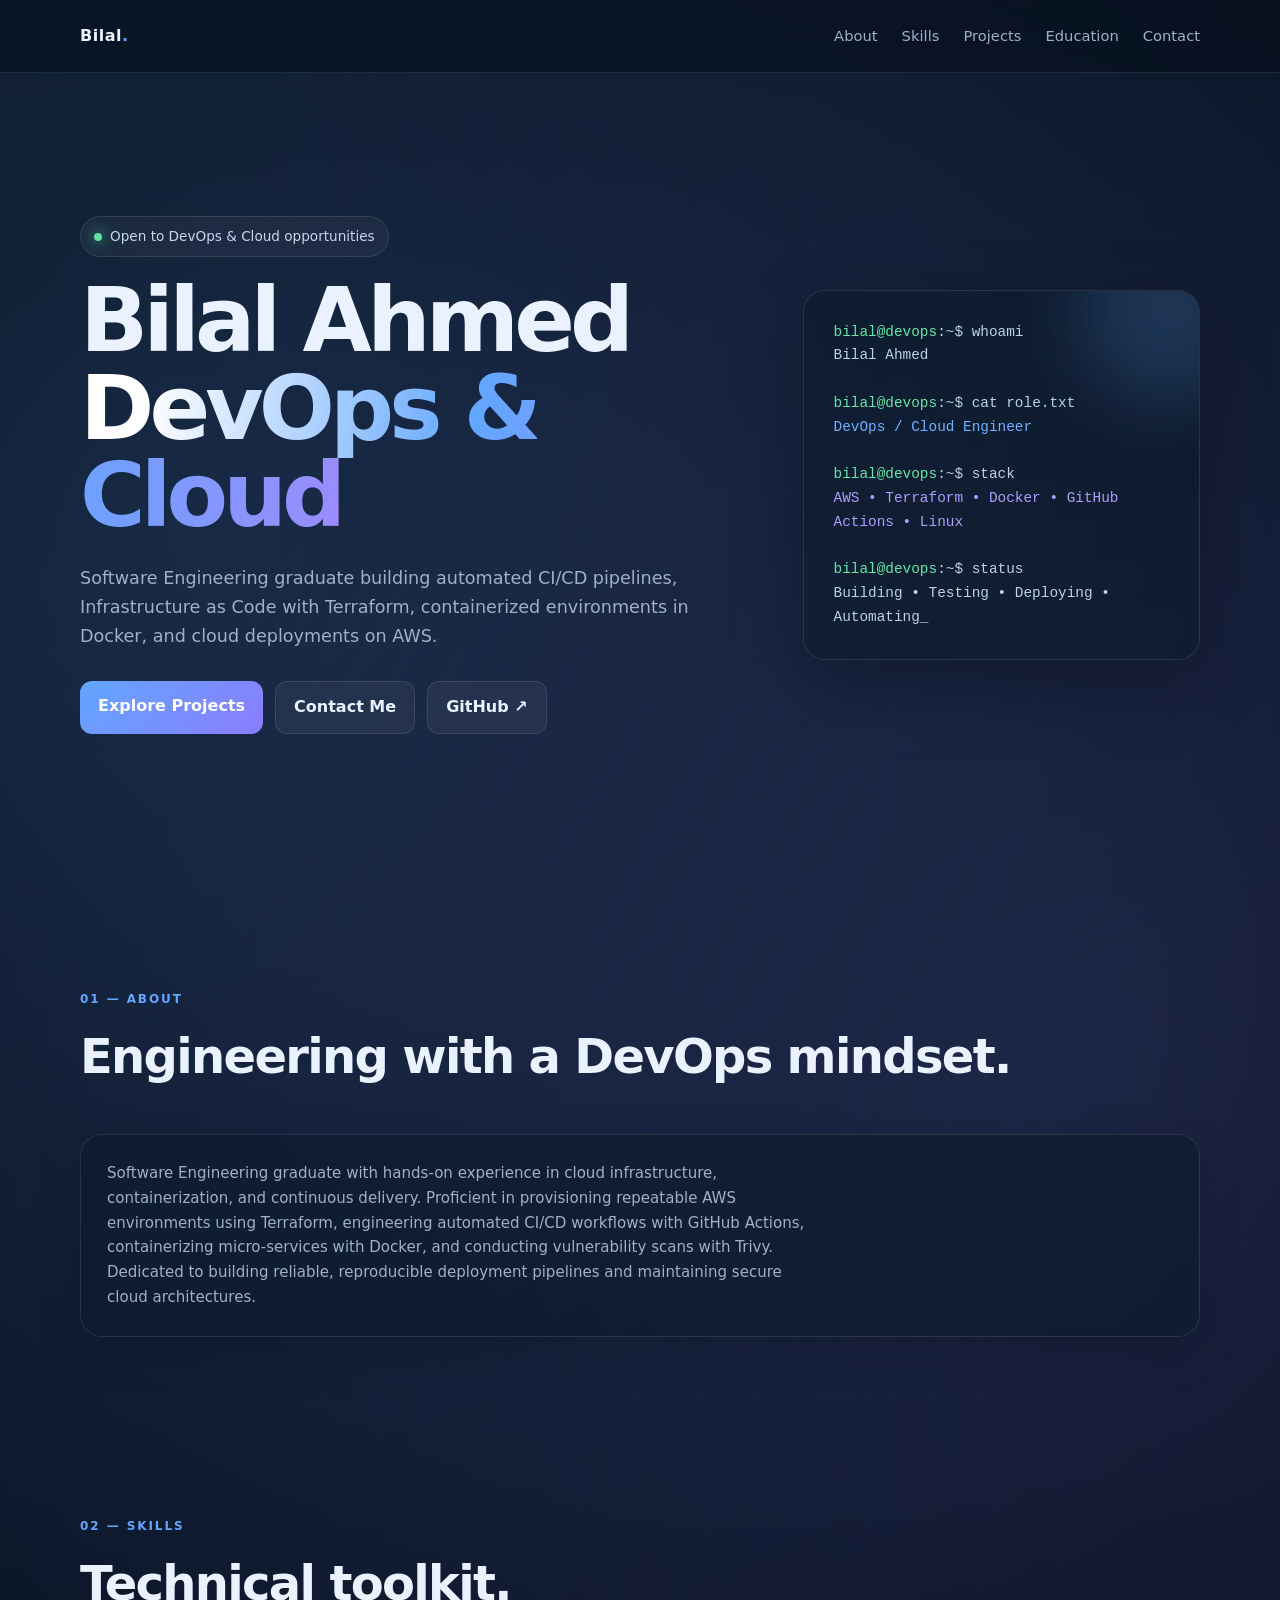
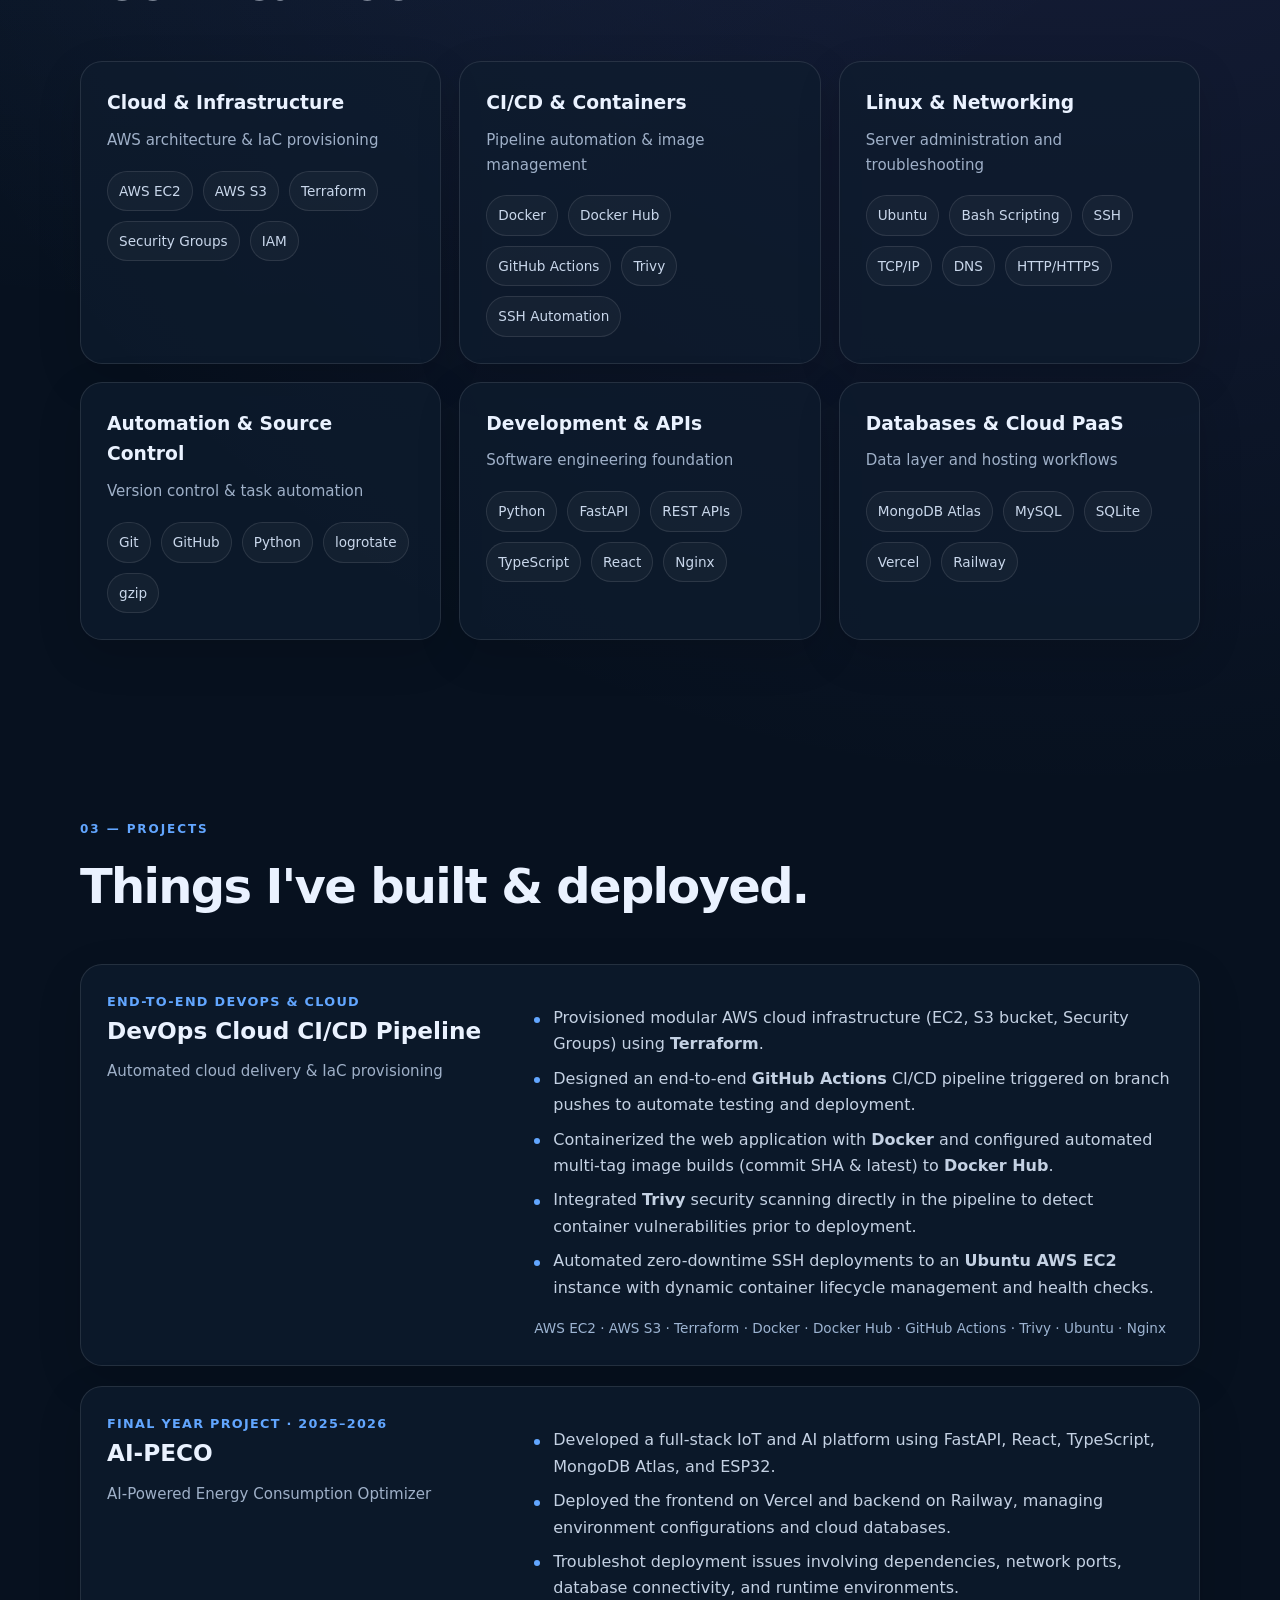
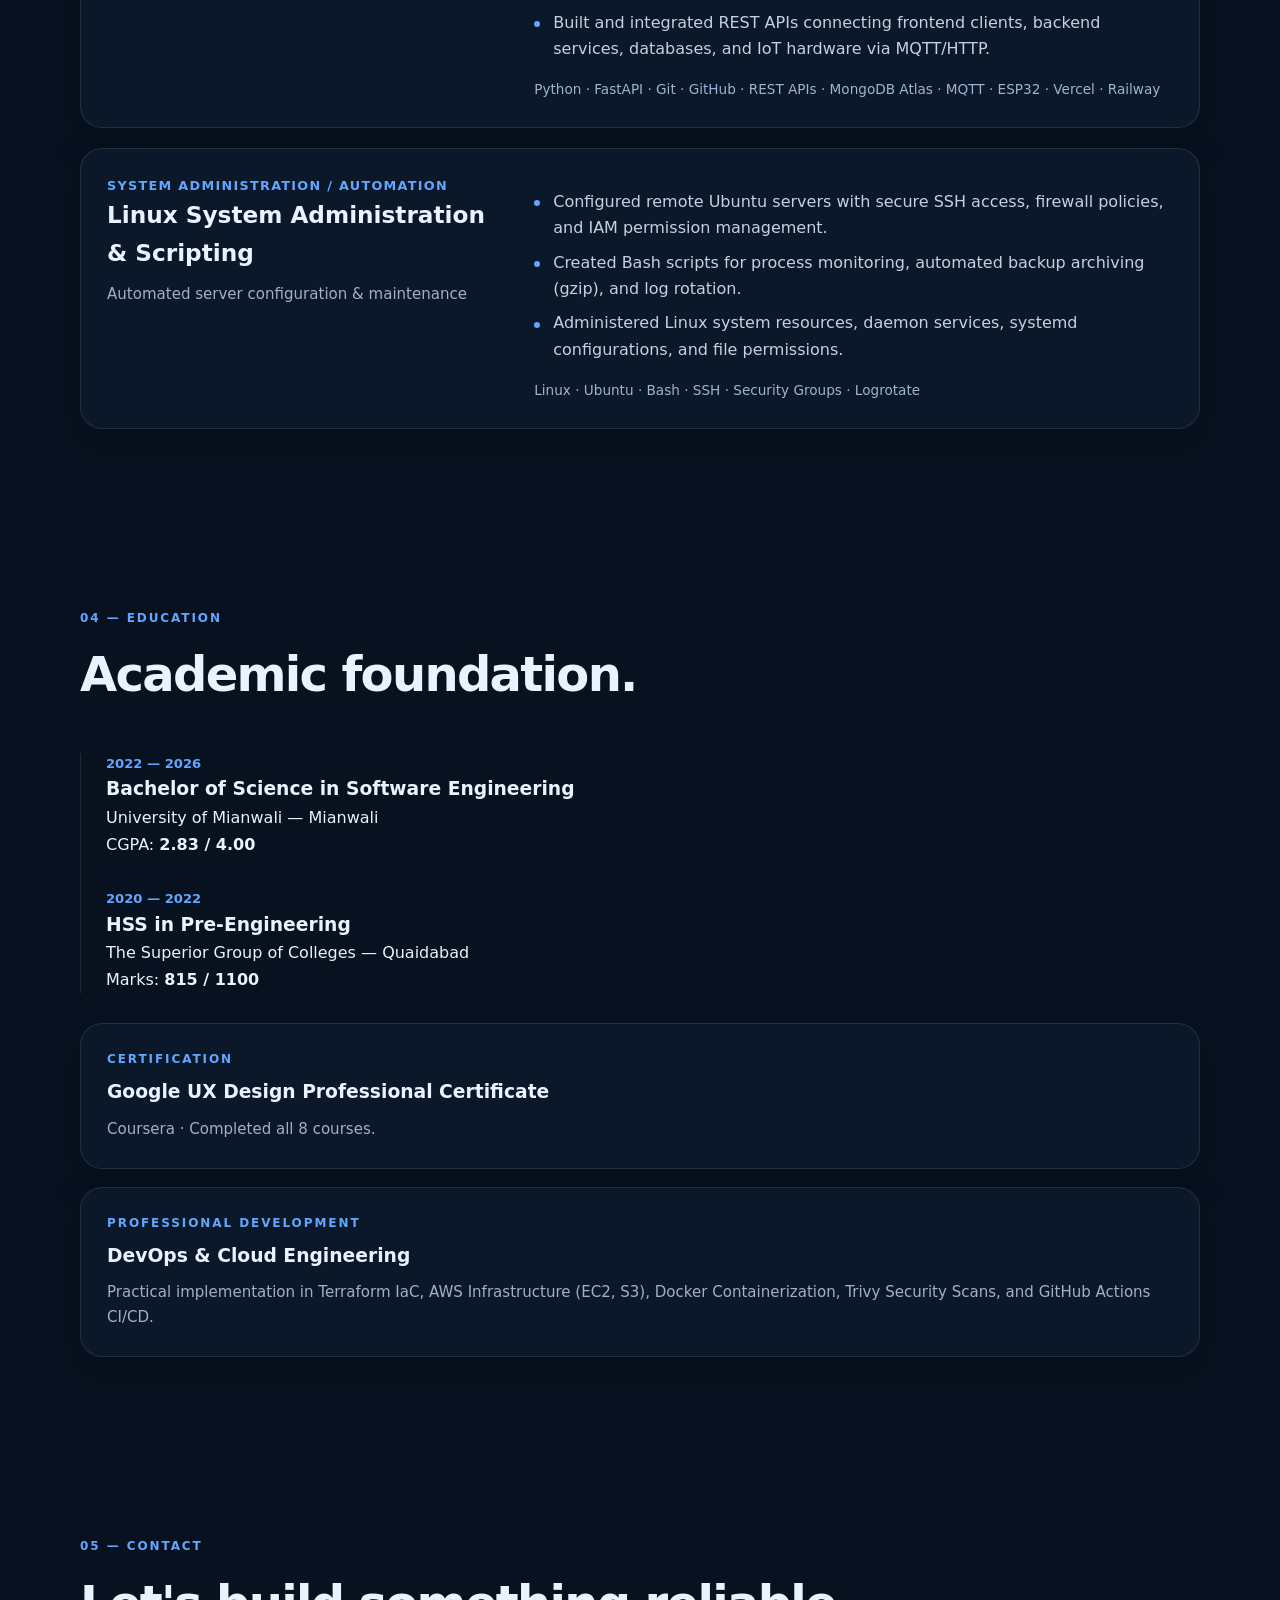
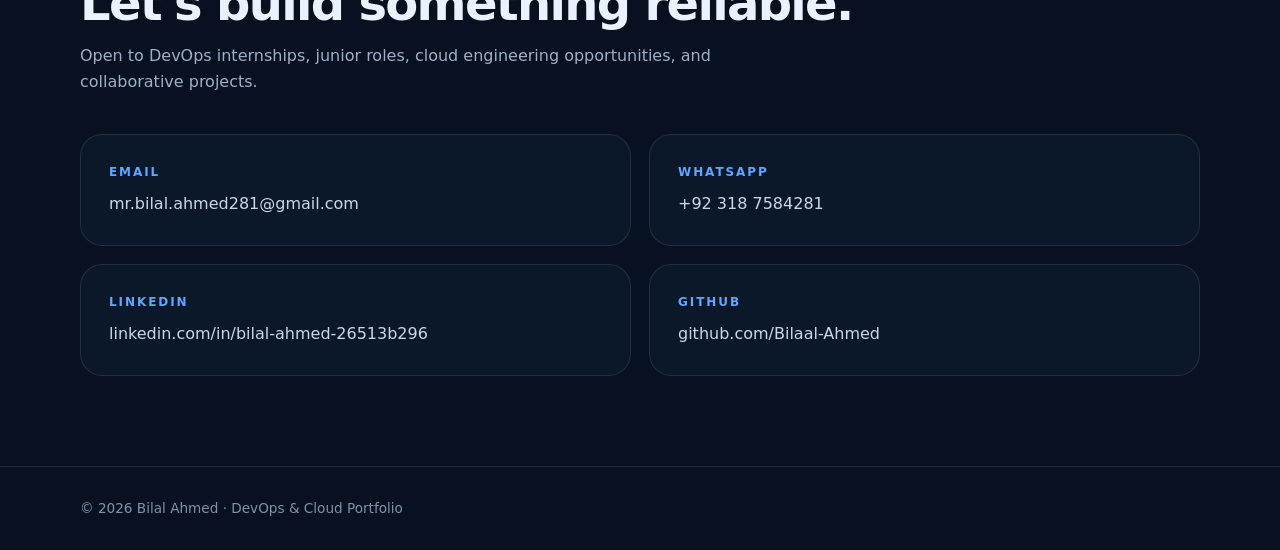
<file: portfolio/index.html>
<!DOCTYPE html>
<html lang="en">
<head>
  <meta charset="UTF-8">
  <meta name="viewport" content="width=device-width, initial-scale=1.0">
  <meta name="description" content="Bilal Ahmed — DevOps Engineer, Cloud, CI/CD, Terraform & Containerization portfolio.">
  <title>Bilal Ahmed | DevOps & Cloud Portfolio</title>
  <link rel="stylesheet" href="style.css">
</head>
<body>
<nav>
  <div class="container nav-inner">
    <a class="logo" href="#home">Bilal<span>.</span></a>
    <button class="menu" aria-label="Open menu">☰</button>
    <div class="nav-links">
      <a href="#about">About</a>
      <a href="#skills">Skills</a>
      <a href="#projects">Projects</a>
      <a href="#education">Education</a>
      <a href="#contact">Contact</a>
    </div>
  </div>
</nav>

<main>
<section class="hero" id="home">
  <div class="container hero-grid">
    <div class="reveal">
      <div class="badge"><span class="dot"></span> Open to DevOps & Cloud opportunities</div>
      <h1>Bilal Ahmed<br><span class="gradient">DevOps & Cloud</span></h1>
      <p>Software Engineering graduate building automated CI/CD pipelines, Infrastructure as Code with Terraform, containerized environments in Docker, and cloud deployments on AWS.</p>
      <div class="actions">
        <a class="btn primary" href="#projects">Explore Projects</a>
        <a class="btn" href="mailto:mr.bilal.ahmed281@gmail.com">Contact Me</a>
        <a class="btn" href="https://github.com/Bilaal-Ahmed" target="_blank">GitHub ↗</a>
      </div>
    </div>
    <div class="hero-card reveal">
      <div class="terminal">
        <div><span class="green">bilal@devops</span>:~$ whoami</div>
        <div>Bilal Ahmed</div><br>
        <div><span class="green">bilal@devops</span>:~$ cat role.txt</div>
        <div class="blue">DevOps / Cloud Engineer</div><br>
        <div><span class="green">bilal@devops</span>:~$ stack</div>
        <div class="purple">AWS • Terraform • Docker • GitHub Actions • Linux</div><br>
        <div><span class="green">bilal@devops</span>:~$ status</div>
        <div>Building • Testing • Deploying • Automating_</div>
      </div>
    </div>
  </div>
</section>

<section id="about">
<div class="container">
  <div class="section-head reveal"><div class="eyebrow">01 — About</div><h2>Engineering with a DevOps mindset.</h2></div>
  <div class="card reveal">
    <p class="lead">Software Engineering graduate with hands-on experience in cloud infrastructure, containerization, and continuous delivery. Proficient in provisioning repeatable AWS environments using Terraform, engineering automated CI/CD workflows with GitHub Actions, containerizing micro-services with Docker, and conducting vulnerability scans with Trivy. Dedicated to building reliable, reproducible deployment pipelines and maintaining secure cloud architectures.</p>
  </div>
</div>
</section>

<section id="skills">
<div class="container">
  <div class="section-head reveal"><div class="eyebrow">02 — Skills</div><h2>Technical toolkit.</h2></div>
  <div class="grid">
    <div class="card reveal"><h3>Cloud & Infrastructure</h3><p>AWS architecture & IaC provisioning</p><div class="skills"><span class="skill">AWS EC2</span><span class="skill">AWS S3</span><span class="skill">Terraform</span><span class="skill">Security Groups</span><span class="skill">IAM</span></div></div>
    <div class="card reveal"><h3>CI/CD & Containers</h3><p>Pipeline automation & image management</p><div class="skills"><span class="skill">Docker</span><span class="skill">Docker Hub</span><span class="skill">GitHub Actions</span><span class="skill">Trivy</span><span class="skill">SSH Automation</span></div></div>
    <div class="card reveal"><h3>Linux & Networking</h3><p>Server administration and troubleshooting</p><div class="skills"><span class="skill">Ubuntu</span><span class="skill">Bash Scripting</span><span class="skill">SSH</span><span class="skill">TCP/IP</span><span class="skill">DNS</span><span class="skill">HTTP/HTTPS</span></div></div>
    <div class="card reveal"><h3>Automation & Source Control</h3><p>Version control & task automation</p><div class="skills"><span class="skill">Git</span><span class="skill">GitHub</span><span class="skill">Python</span><span class="skill">logrotate</span><span class="skill">gzip</span></div></div>
    <div class="card reveal"><h3>Development & APIs</h3><p>Software engineering foundation</p><div class="skills"><span class="skill">Python</span><span class="skill">FastAPI</span><span class="skill">REST APIs</span><span class="skill">TypeScript</span><span class="skill">React</span><span class="skill">Nginx</span></div></div>
    <div class="card reveal"><h3>Databases & Cloud PaaS</h3><p>Data layer and hosting workflows</p><div class="skills"><span class="skill">MongoDB Atlas</span><span class="skill">MySQL</span><span class="skill">SQLite</span><span class="skill">Vercel</span><span class="skill">Railway</span></div></div>
  </div>
</div>
</section>

<section id="projects">
<div class="container">
  <div class="section-head reveal"><div class="eyebrow">03 — Projects</div><h2>Things I've built & deployed.</h2></div>
  
  <div class="card project reveal">
    <div><div class="project-label">End-to-End DevOps & Cloud</div><h3 class="project-title">DevOps Cloud CI/CD Pipeline</h3><p>Automated cloud delivery & IaC provisioning</p></div>
    <div><ul>
      <li>Provisioned modular AWS cloud infrastructure (EC2, S3 bucket, Security Groups) using <strong>Terraform</strong>.</li>
      <li>Designed an end-to-end <strong>GitHub Actions</strong> CI/CD pipeline triggered on branch pushes to automate testing and deployment.</li>
      <li>Containerized the web application with <strong>Docker</strong> and configured automated multi-tag image builds (commit SHA & latest) to <strong>Docker Hub</strong>.</li>
      <li>Integrated <strong>Trivy</strong> security scanning directly in the pipeline to detect container vulnerabilities prior to deployment.</li>
      <li>Automated zero-downtime SSH deployments to an <strong>Ubuntu AWS EC2</strong> instance with dynamic container lifecycle management and health checks.</li>
    </ul><div class="tech">AWS EC2 · AWS S3 · Terraform · Docker · Docker Hub · GitHub Actions · Trivy · Ubuntu · Nginx</div></div>
  </div>

  <div class="card project reveal">
    <div><div class="project-label">Final Year Project · 2025–2026</div><h3 class="project-title">AI-PECO</h3><p>AI-Powered Energy Consumption Optimizer</p></div>
    <div><ul>
      <li>Developed a full-stack IoT and AI platform using FastAPI, React, TypeScript, MongoDB Atlas, and ESP32.</li>
      <li>Deployed the frontend on Vercel and backend on Railway, managing environment configurations and cloud databases.</li>
      <li>Troubleshot deployment issues involving dependencies, network ports, database connectivity, and runtime environments.</li>
      <li>Built and integrated REST APIs connecting frontend clients, backend services, databases, and IoT hardware via MQTT/HTTP.</li>
    </ul><div class="tech">Python · FastAPI · Git · GitHub · REST APIs · MongoDB Atlas · MQTT · ESP32 · Vercel · Railway</div></div>
  </div>

  <div class="card project reveal">
    <div><div class="project-label">System Administration / Automation</div><h3 class="project-title">Linux System Administration & Scripting</h3><p>Automated server configuration & maintenance</p></div>
    <div><ul>
      <li>Configured remote Ubuntu servers with secure SSH access, firewall policies, and IAM permission management.</li>
      <li>Created Bash scripts for process monitoring, automated backup archiving (gzip), and log rotation.</li>
      <li>Administered Linux system resources, daemon services, systemd configurations, and file permissions.</li>
    </ul><div class="tech">Linux · Ubuntu · Bash · SSH · Security Groups · Logrotate</div></div>
  </div>
</div>
</section>

<section id="education">
<div class="container">
  <div class="section-head reveal"><div class="eyebrow">04 — Education</div><h2>Academic foundation.</h2></div>
  <div class="timeline">
    <div class="item reveal"><div class="date">2022 — 2026</div><h3>Bachelor of Science in Software Engineering</h3><p>University of Mianwali — Mianwali</p><p>CGPA: <strong>2.83 / 4.00</strong></p></div>
    <div class="item reveal"><div class="date">2020 — 2022</div><h3>HSS in Pre-Engineering</h3><p>The Superior Group of Colleges — Quaidabad</p><p>Marks: <strong>815 / 1100</strong></p></div>
  </div>
  <div class="card reveal" style="margin-top:30px"><div class="eyebrow">Certification</div><h3 style="margin-top:7px">Google UX Design Professional Certificate</h3><p>Coursera · Completed all 8 courses.</p></div>
  <div class="card reveal" style="margin-top:18px"><div class="eyebrow">Professional Development</div><h3 style="margin-top:7px">DevOps & Cloud Engineering</h3><p>Practical implementation in Terraform IaC, AWS Infrastructure (EC2, S3), Docker Containerization, Trivy Security Scans, and GitHub Actions CI/CD.</p></div>
</div>
</section>

<section id="contact">
<div class="container">
  <div class="section-head reveal"><div class="eyebrow">05 — Contact</div><h2>Let's build something reliable.</h2><p class="lead">Open to DevOps internships, junior roles, cloud engineering opportunities, and collaborative projects.</p></div>
  <div class="contact">
    <div class="contact-card reveal"><div class="eyebrow">Email</div><a href="mailto:mr.bilal.ahmed281@gmail.com">mr.bilal.ahmed281@gmail.com</a></div>
    <div class="contact-card reveal"><div class="eyebrow">WhatsApp</div><a href="https://wa.me/923187584281" target="_blank">+92 318 7584281</a></div>
    <div class="contact-card reveal"><div class="eyebrow">LinkedIn</div><a href="https://www.linkedin.com/in/bilal-ahmed-26513b296/" target="_blank">linkedin.com/in/bilal-ahmed-26513b296</a></div>
    <div class="contact-card reveal"><div class="eyebrow">GitHub</div><a href="https://github.com/Bilaal-Ahmed" target="_blank">github.com/Bilaal-Ahmed</a></div>
  </div>
</div>
</section>
</main>

<footer><div class="container">© <span id="year"></span> Bilal Ahmed · DevOps & Cloud Portfolio</div></footer>
<button id="top" aria-label="Back to top">↑</button>

<script src="script.js"></script>
</body>
</html>
</file>
<file: portfolio/style.css>
:root {
  --bg: #07111f;
  --bg2: #0b1728;
  --card: rgba(14, 28, 47, 0.72);
  --text: #eaf2ff;
  --muted: #9fb0c8;
  --line: rgba(255, 255, 255, 0.10);
  --accent: #62a6ff;
  --accent2: #8b7cff;
  --shadow: 0 24px 70px rgba(0, 0, 0, 0.28);
  --radius: 22px;
}

* {
  box-sizing: border-box;
  margin: 0;
  padding: 0;
}

html {
  scroll-behavior: smooth;
}

body {
  font-family: Inter, ui-sans-serif, system-ui, -apple-system, Segoe UI, Roboto, Arial, sans-serif;
  background: radial-gradient(circle at 15% 10%, rgba(98, 166, 255, 0.15), transparent 28%),
              radial-gradient(circle at 85% 20%, rgba(139, 124, 255, 0.14), transparent 30%),
              var(--bg);
  color: var(--text);
  line-height: 1.65;
}

a {
  color: inherit;
  text-decoration: none;
}

.container {
  width: min(1120px, 92%);
  margin: auto;
}

nav {
  position: fixed;
  top: 0;
  left: 0;
  right: 0;
  z-index: 100;
  background: rgba(7, 17, 31, 0.72);
  backdrop-filter: blur(18px);
  border-bottom: 1px solid var(--line);
}

.nav-inner {
  height: 72px;
  display: flex;
  align-items: center;
  justify-content: space-between;
}

.logo {
  font-weight: 800;
  letter-spacing: 0.5px;
}

.logo span {
  color: var(--accent);
}

.nav-links {
  display: flex;
  gap: 24px;
  align-items: center;
}

.nav-links a {
  color: var(--muted);
  font-size: 0.92rem;
}

.nav-links a:hover {
  color: #fff;
}

.menu {
  display: none;
  background: none;
  border: 0;
  color: #fff;
  font-size: 1.5rem;
}

.hero {
  min-height: 100vh;
  display: grid;
  place-items: center;
  padding: 120px 0 70px;
}

.hero-grid {
  display: grid;
  grid-template-columns: 1.25fr 0.75fr;
  gap: 60px;
  align-items: center;
}

.badge {
  display: inline-flex;
  gap: 8px;
  align-items: center;
  padding: 8px 13px;
  border: 1px solid var(--line);
  background: rgba(255, 255, 255, 0.04);
  border-radius: 999px;
  color: #c8d7ee;
  font-size: 0.85rem;
  margin-bottom: 20px;
}

.dot {
  width: 8px;
  height: 8px;
  background: #5de29d;
  border-radius: 50%;
  box-shadow: 0 0 15px #5de29d;
}

h1 {
  font-size: clamp(3rem, 7vw, 5.8rem);
  line-height: 0.98;
  letter-spacing: -0.055em;
  margin-bottom: 24px;
}

.gradient {
  background: linear-gradient(100deg, #fff 10%, #62a6ff 55%, #9c8bff);
  -webkit-background-clip: text;
  background-clip: text;
  color: transparent;
}

.hero p {
  max-width: 700px;
  color: var(--muted);
  font-size: 1.1rem;
}

.actions {
  display: flex;
  gap: 12px;
  flex-wrap: wrap;
  margin-top: 30px;
}

.btn {
  padding: 12px 18px;
  border-radius: 12px;
  border: 1px solid var(--line);
  background: rgba(255, 255, 255, 0.05);
  font-weight: 700;
  transition: 0.25s;
}

.btn:hover {
  transform: translateY(-2px);
  border-color: rgba(98, 166, 255, 0.55);
}

.btn.primary {
  background: linear-gradient(135deg, var(--accent), var(--accent2));
  border: 0;
  color: white;
}

.hero-card {
  position: relative;
  padding: 30px;
  border: 1px solid var(--line);
  background: var(--card);
  border-radius: var(--radius);
  box-shadow: var(--shadow);
  overflow: hidden;
}

.hero-card:before {
  content: "";
  position: absolute;
  width: 180px;
  height: 180px;
  border-radius: 50%;
  background: rgba(98, 166, 255, 0.18);
  filter: blur(35px);
  top: -70px;
  right: -60px;
}

.terminal {
  font-family: ui-monospace, SFMono-Regular, Consolas, monospace;
  font-size: 0.9rem;
  color: #bcd0ea;
}

.terminal .green { color: #65e6a5; }
.terminal .blue { color: #70b1ff; }
.terminal .purple { color: #ae9dff; }

section {
  padding: 90px 0;
}

.section-head {
  margin-bottom: 38px;
}

.eyebrow {
  text-transform: uppercase;
  letter-spacing: 0.16em;
  color: var(--accent);
  font-size: 0.75rem;
  font-weight: 800;
}

h2 {
  font-size: clamp(2rem, 4vw, 3rem);
  letter-spacing: -0.035em;
  margin-top: 7px;
}

.lead {
  color: var(--muted);
  max-width: 700px;
}

.grid {
  display: grid;
  grid-template-columns: repeat(3, 1fr);
  gap: 18px;
}

.card {
  border: 1px solid var(--line);
  background: var(--card);
  border-radius: var(--radius);
  padding: 26px;
  box-shadow: 0 15px 45px rgba(0, 0, 0, 0.14);
  transition: 0.25s;
}

.card:hover {
  transform: translateY(-5px);
  border-color: rgba(98, 166, 255, 0.28);
}

.card h3 {
  margin-bottom: 9px;
}

.card p {
  color: var(--muted);
  font-size: 0.94rem;
}

.skills {
  display: flex;
  flex-wrap: wrap;
  gap: 10px;
  margin-top: 18px;
}

.skill {
  padding: 8px 11px;
  border: 1px solid var(--line);
  border-radius: 999px;
  background: rgba(255, 255, 255, 0.035);
  color: #c9d7eb;
  font-size: 0.85rem;
}

.project {
  display: grid;
  grid-template-columns: 1fr 1.6fr;
  gap: 28px;
  align-items: start;
}

.project + .project {
  margin-top: 20px;
}

.project-title {
  font-size: 1.45rem;
}

.project-label {
  color: var(--accent);
  font-size: 0.8rem;
  font-weight: 800;
  text-transform: uppercase;
  letter-spacing: 0.1em;
}

ul {
  list-style: none;
  margin-top: 14px;
}

li {
  position: relative;
  padding-left: 19px;
  margin: 8px 0;
  color: #c4d1e3;
}

li:before {
  content: "";
  position: absolute;
  left: 0;
  top: 0.72em;
  width: 6px;
  height: 6px;
  border-radius: 50%;
  background: var(--accent);
}

.tech {
  margin-top: 16px;
  color: #9db4d2;
  font-size: 0.85rem;
}

.timeline {
  border-left: 1px solid var(--line);
  padding-left: 25px;
}

.item {
  margin-bottom: 30px;
}

.item:last-child {
  margin-bottom: 0;
}

.date {
  color: var(--accent);
  font-size: 0.82rem;
  font-weight: 700;
}

.contact {
  display: grid;
  grid-template-columns: 1fr 1fr;
  gap: 18px;
}

.contact-card {
  padding: 28px;
  border: 1px solid var(--line);
  border-radius: var(--radius);
  background: var(--card);
}

.contact-card a {
  display: block;
  color: #c8d7eb;
  margin-top: 8px;
}

.contact-card a:hover {
  color: #fff;
}

footer {
  border-top: 1px solid var(--line);
  padding: 30px 0;
  color: #7f92ad;
  font-size: 0.85rem;
}

.reveal {
  opacity: 0;
  transform: translateY(18px);
  transition: 0.7s ease;
}

.reveal.show {
  opacity: 1;
  transform: none;
}

#top {
  position: fixed;
  right: 22px;
  bottom: 22px;
  width: 44px;
  height: 44px;
  border-radius: 50%;
  border: 1px solid var(--line);
  background: rgba(14, 28, 47, 0.9);
  color: white;
  display: none;
  cursor: pointer;
}

@media(max-width: 800px) {
  .nav-links {
    display: none;
    position: absolute;
    top: 72px;
    left: 0;
    right: 0;
    background: rgba(7, 17, 31, 0.97);
    padding: 20px;
    flex-direction: column;
  }
  .nav-links.open { display: flex; }
  .menu { display: block; }
  .hero-grid, .project, .contact { grid-template-columns: 1fr; }
  .grid { grid-template-columns: 1fr; }
  h1 { font-size: 3.6rem; }
  .hero { padding-top: 110px; }
}
</file>
